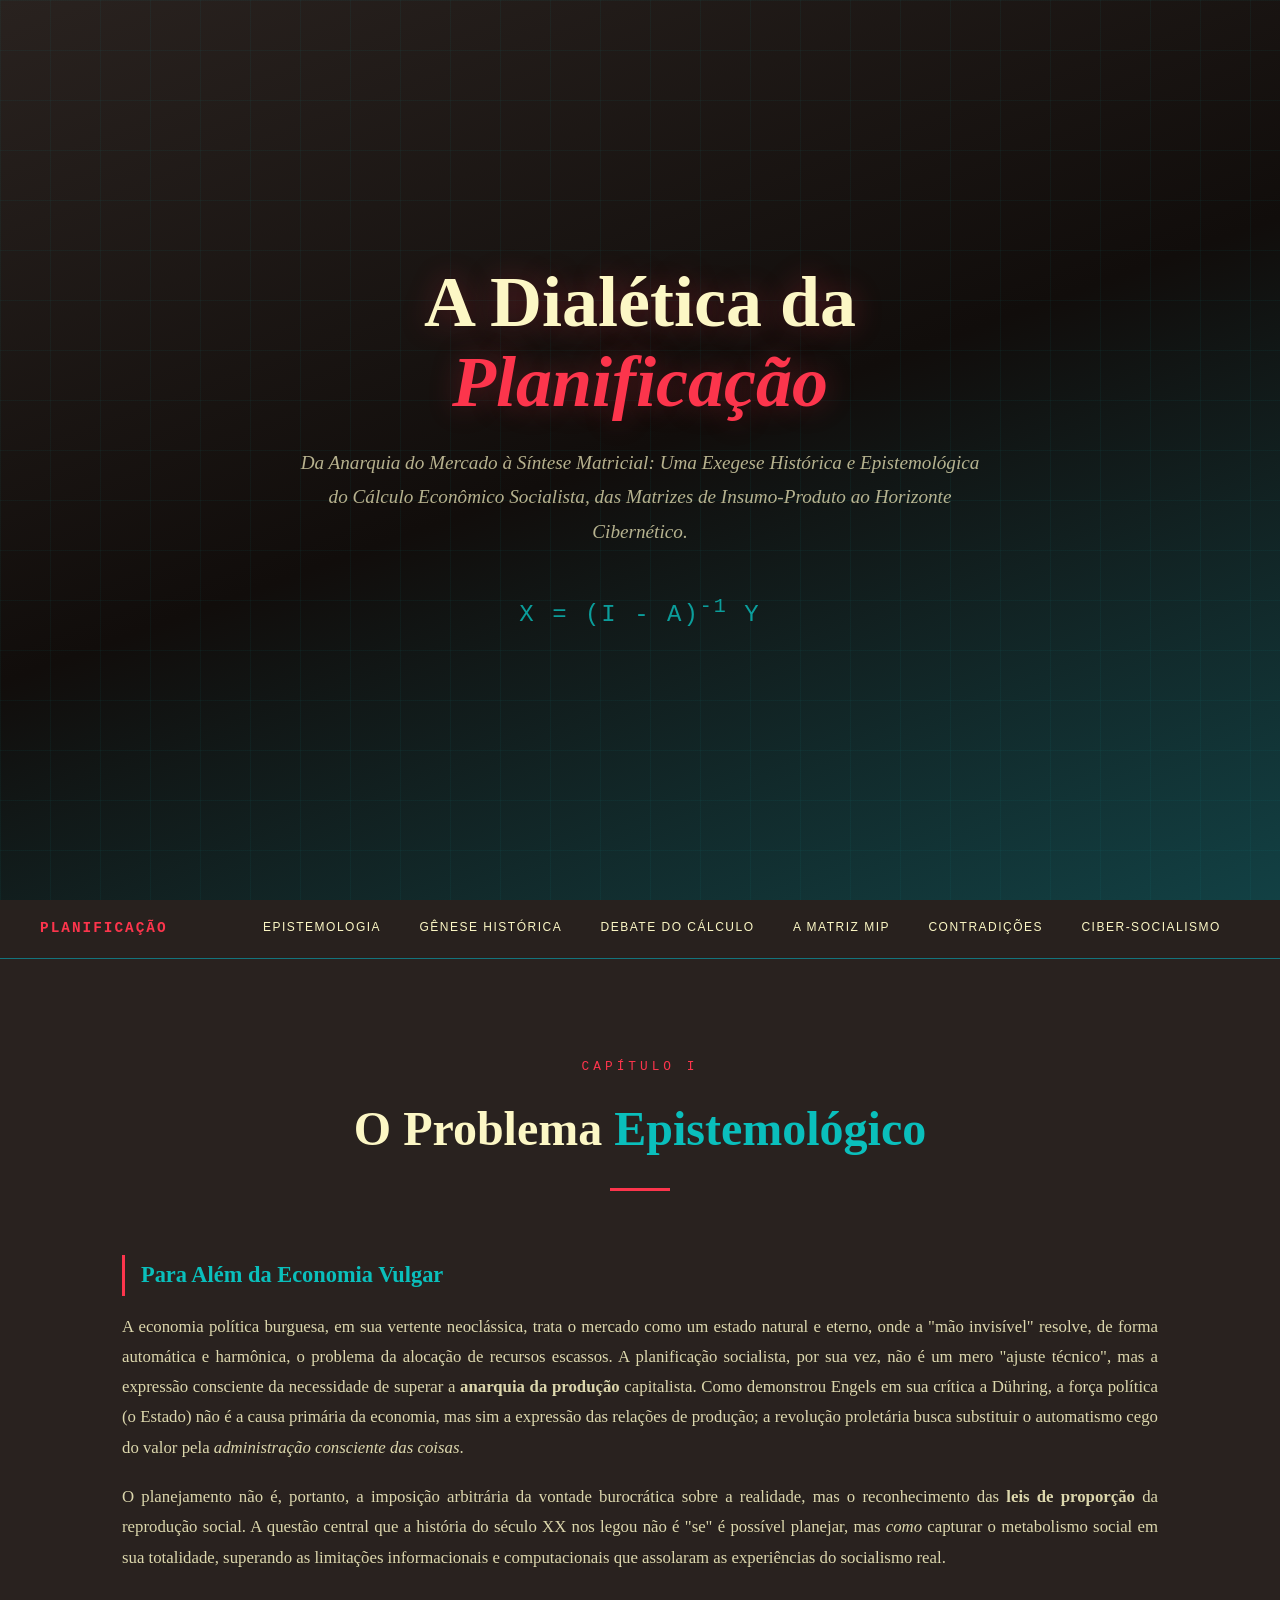
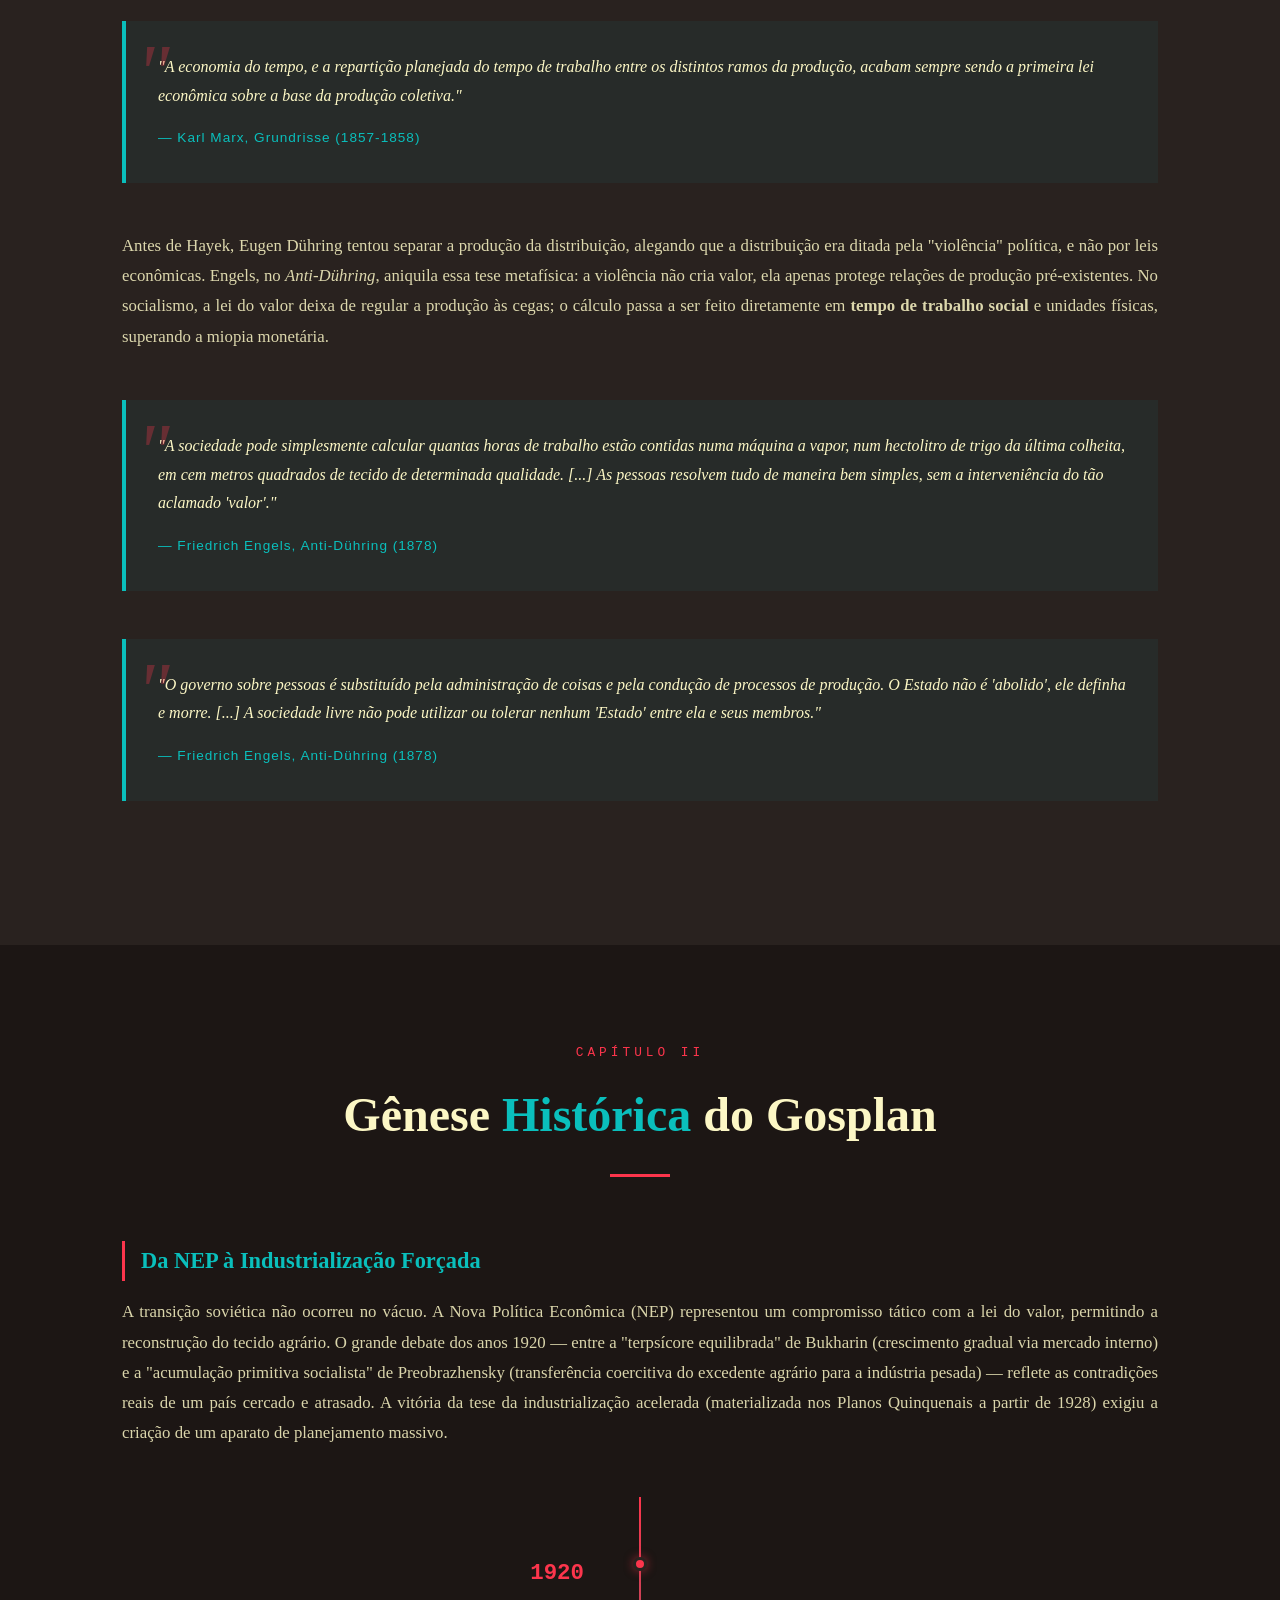
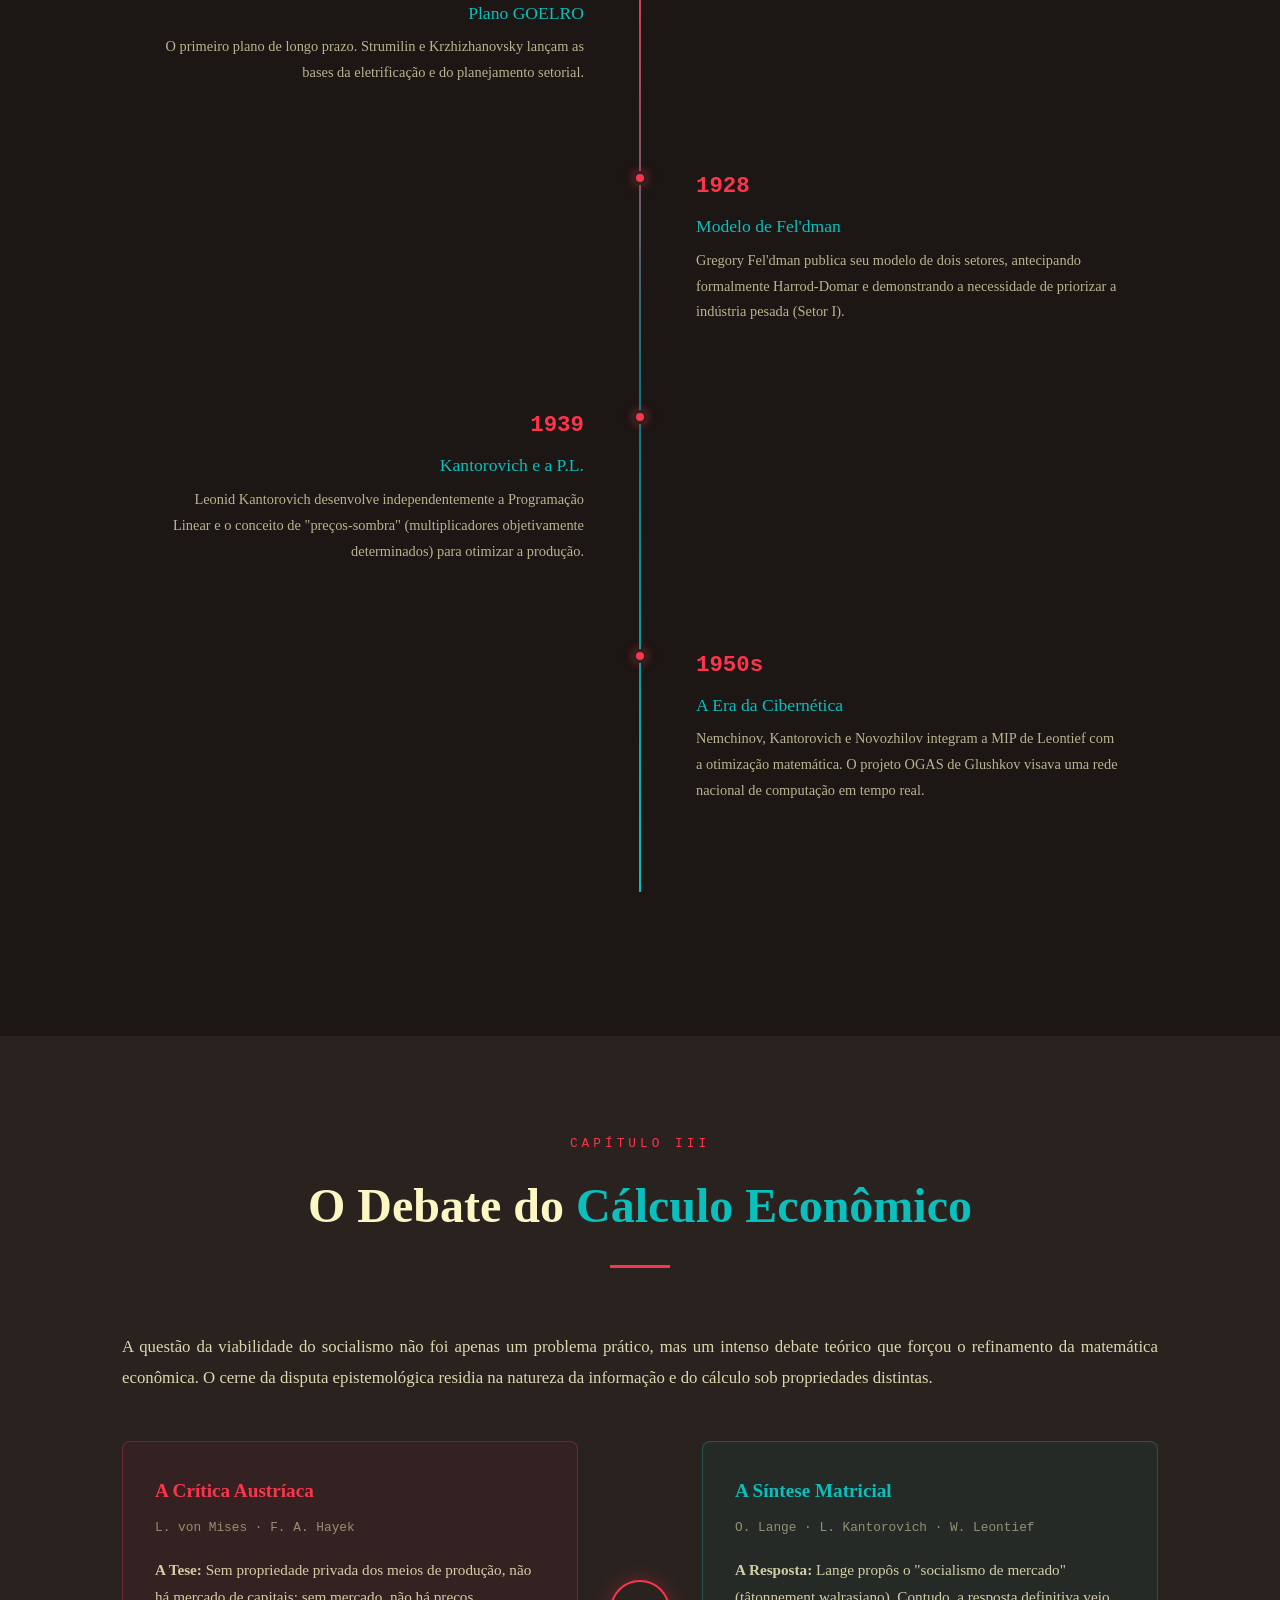
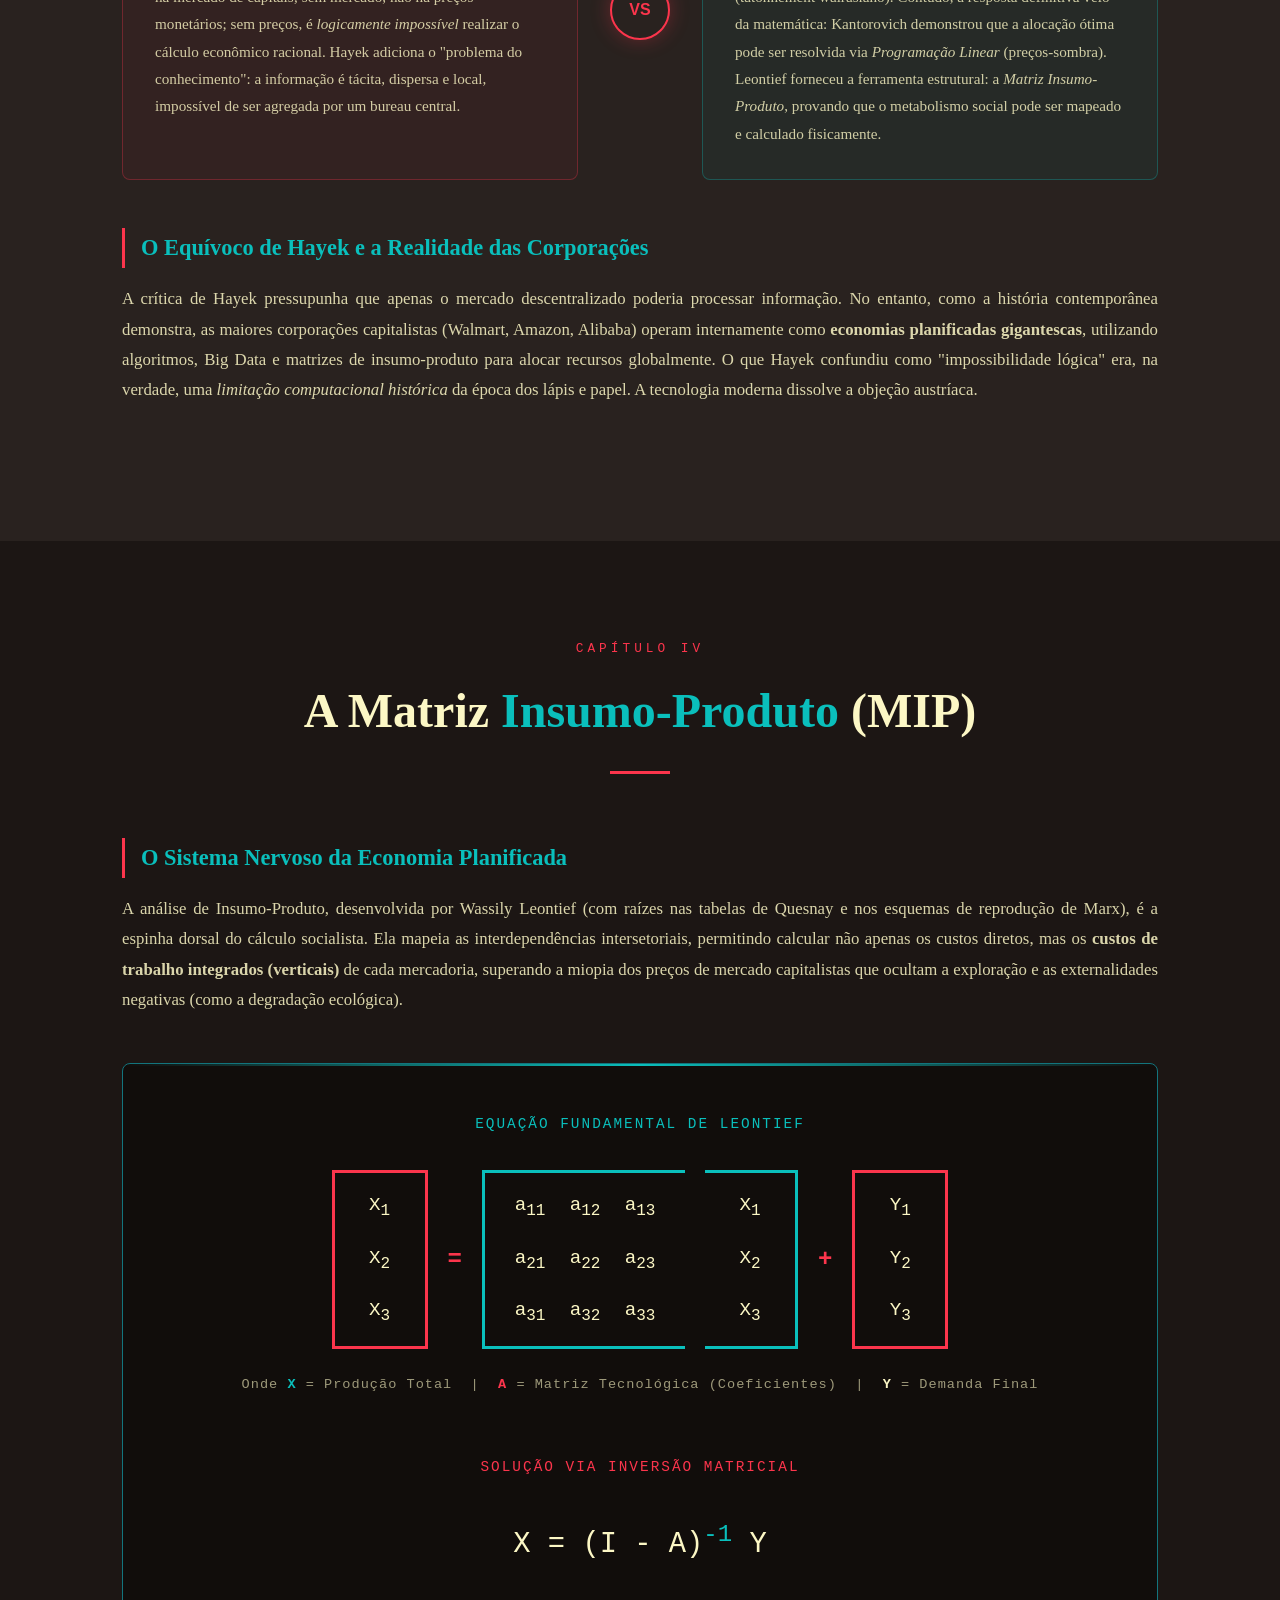
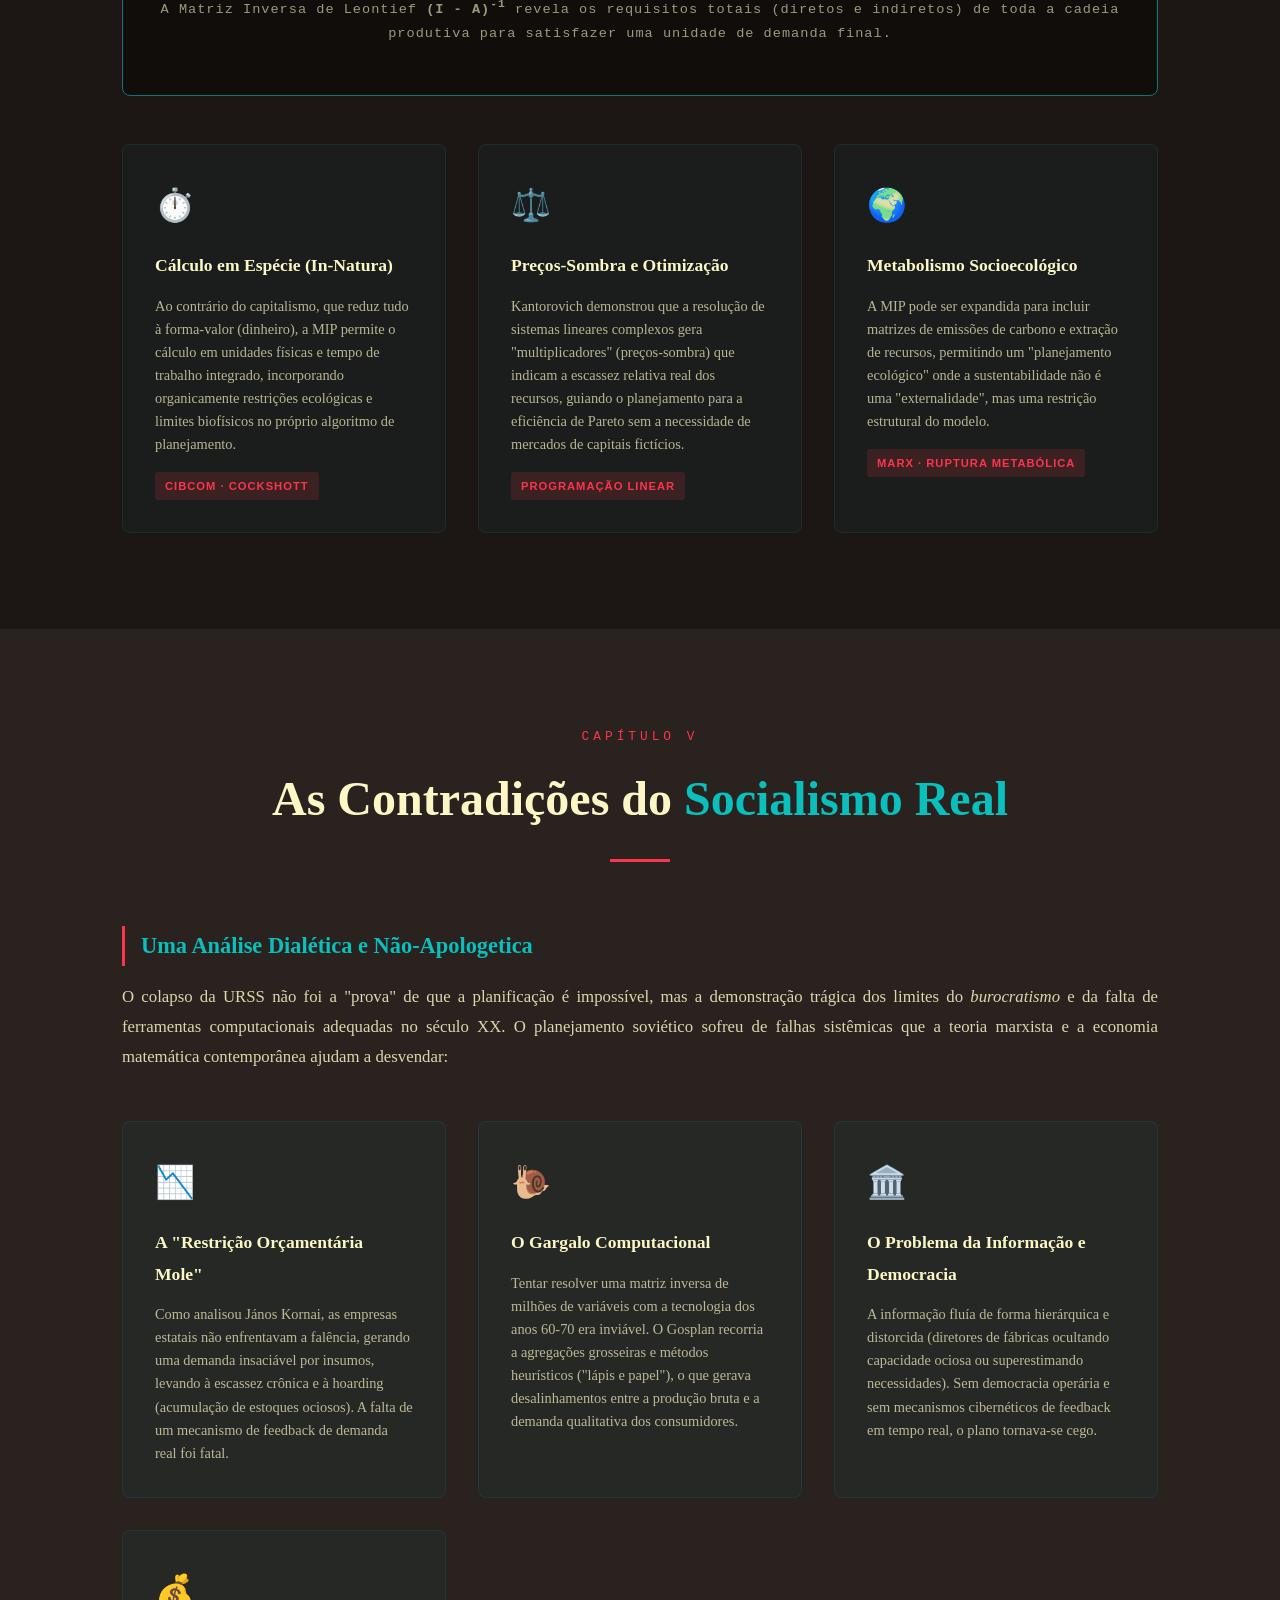
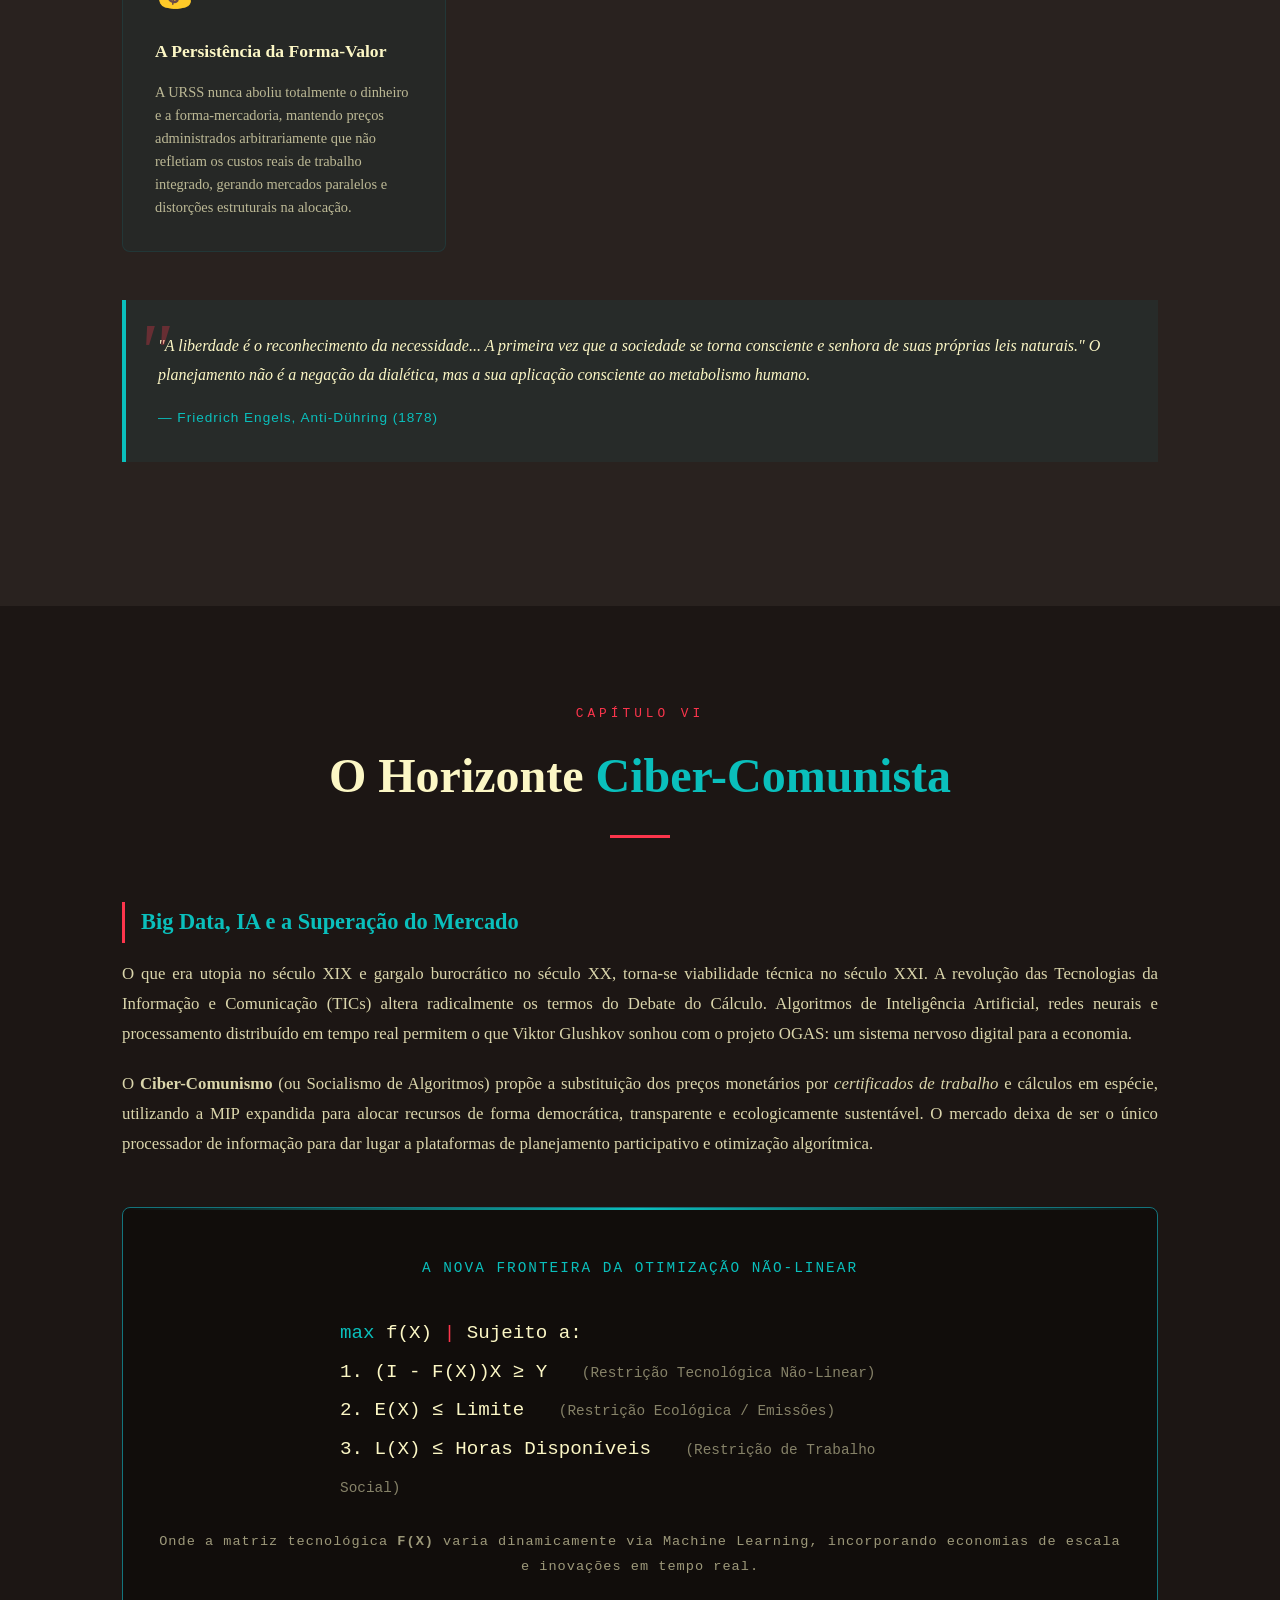
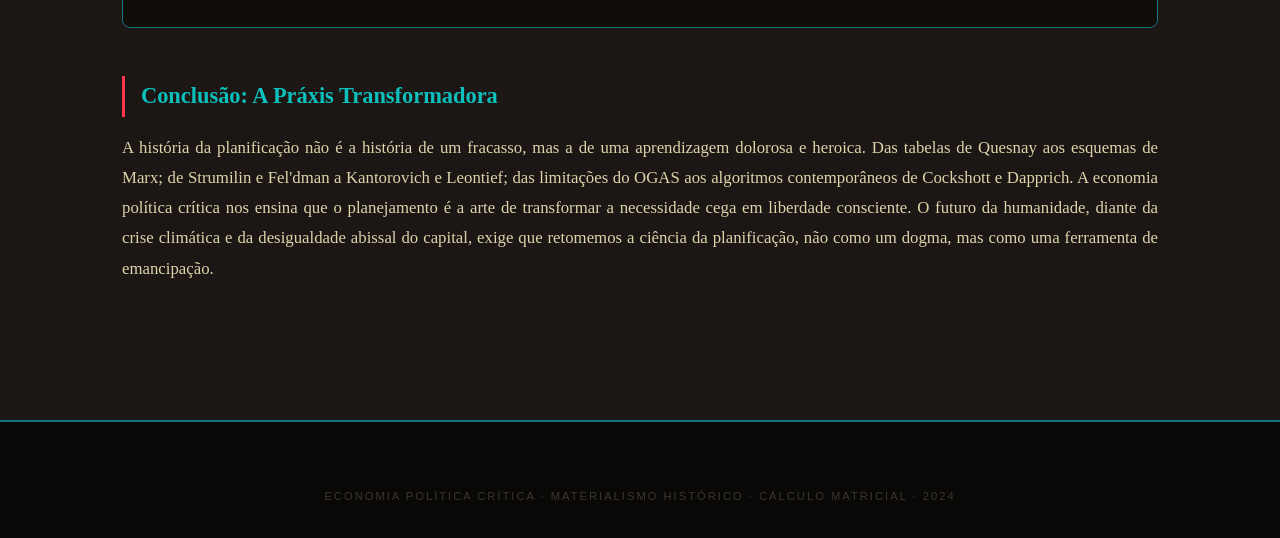
<file: index.html>
<!DOCTYPE html>
<html lang="pt-BR">
<head>
    <meta charset="UTF-8">
    <meta name="viewport" content="width=device-width, initial-scale=1.0">
    <title>A Dialética da Planificação: Do Cálculo Socialista à Cibernética</title>
    <style>
        :root {
            --red: #fc354c;
            --dark: #29221f;
            --teal: #13747d;
            --cyan: #0abfbc;
            --cream: #fcf7c5;
            --dark-rgb: 41, 34, 31;
            --teal-rgb: 19, 116, 125;
            --cyan-rgb: 10, 191, 188;
            --red-rgb: 252, 53, 76;
        }

        * { margin: 0; padding: 0; box-sizing: border-box; }

        body {
            font-family: 'Georgia', 'Times New Roman', serif;
            background-color: var(--dark);
            color: var(--cream);
            line-height: 1.8;
            overflow-x: hidden;
        }

        ::-webkit-scrollbar { width: 8px; }
        ::-webkit-scrollbar-track { background: var(--dark); }
        ::-webkit-scrollbar-thumb { background: var(--teal); border-radius: 4px; }
        ::-webkit-scrollbar-thumb:hover { background: var(--cyan); }

        /* ===== HERO ===== */
        .hero {
            position: relative;
            min-height: 100vh;
            display: flex;
            align-items: center;
            justify-content: center;
            text-align: center;
            background: linear-gradient(160deg, var(--dark) 0%, #110d0b 50%, var(--teal) 150%);
            overflow: hidden;
        }

        .hero-grid {
            position: absolute;
            top: 0; left: 0; width: 100%; height: 100%;
            background-image:
                linear-gradient(rgba(10, 191, 188, 0.05) 1px, transparent 1px),
                linear-gradient(90deg, rgba(10, 191, 188, 0.05) 1px, transparent 1px);
            background-size: 50px 50px;
            animation: gridMove 20s linear infinite;
            z-index: 1;
        }

        @keyframes gridMove {
            0% { transform: translate(0, 0); }
            100% { transform: translate(50px, 50px); }
        }

        .hero-content {
            position: relative;
            z-index: 2;
            max-width: 900px;
            padding: 2rem;
        }

        .hero-tag {
            display: inline-block;
            font-family: 'Courier New', monospace;
            font-size: 0.8rem;
            color: var(--cyan);
            border: 1px solid var(--cyan);
            padding: 4px 12px;
            letter-spacing: 3px;
            text-transform: uppercase;
            margin-bottom: 2rem;
            background: rgba(var(--cyan-rgb), 0.1);
        }

        .hero h1 {
            font-size: clamp(2.5rem, 6vw, 4.5rem);
            font-weight: 700;
            color: var(--cream);
            line-height: 1.1;
            margin-bottom: 1.5rem;
            text-shadow: 0 0 30px rgba(var(--red-rgb), 0.3);
        }

        .hero h1 span {
            color: var(--red);
            display: block;
            font-style: italic;
        }

        .hero-subtitle {
            font-size: 1.2rem;
            color: rgba(252, 247, 197, 0.7);
            max-width: 700px;
            margin: 0 auto 2.5rem;
            font-style: italic;
        }

        .hero-math {
            font-family: 'Courier New', monospace;
            font-size: 1.5rem;
            color: var(--cyan);
            letter-spacing: 2px;
            margin-top: 2rem;
            opacity: 0.8;
        }

        /* ===== NAVIGATION ===== */
        .nav-sticky {
            position: sticky;
            top: 0;
            z-index: 100;
            background: rgba(var(--dark-rgb), 0.95);
            backdrop-filter: blur(10px);
            border-bottom: 1px solid var(--teal);
            padding: 0 2rem;
        }
        .nav-inner {
            max-width: 1200px;
            margin: 0 auto;
            display: flex;
            align-items: center;
            justify-content: space-between;
            overflow-x: auto;
        }
        .nav-brand {
            font-family: 'Courier New', monospace;
            color: var(--red);
            font-weight: bold;
            font-size: 0.9rem;
            letter-spacing: 2px;
            white-space: nowrap;
            padding: 1rem 0;
        }
        .nav-links { display: flex; list-style: none; gap: 0; }
        .nav-links a {
            display: block;
            padding: 1rem 1.2rem;
            color: var(--cream);
            text-decoration: none;
            font-family: 'Arial', sans-serif;
            font-size: 0.75rem;
            text-transform: uppercase;
            letter-spacing: 1.5px;
            transition: all 0.3s;
            white-space: nowrap;
            border-bottom: 2px solid transparent;
        }
        .nav-links a:hover { color: var(--cyan); border-bottom-color: var(--cyan); }

        /* ===== SECTIONS ===== */
        .container { max-width: 1100px; margin: 0 auto; padding: 0 2rem; }
        .section { padding: 6rem 0; }
        .bg-alt { background: #1c1614; }

        .section-header { text-align: center; margin-bottom: 4rem; }
        .section-number {
            font-family: 'Courier New', monospace;
            font-size: 0.8rem;
            color: var(--red);
            letter-spacing: 4px;
            text-transform: uppercase;
        }
        .section-title {
            font-size: clamp(2rem, 4vw, 3rem);
            color: var(--cream);
            margin: 0.5rem 0 1rem;
        }
        .section-title em { color: var(--cyan); font-style: normal; }
        .section-line { width: 60px; height: 3px; background: var(--red); margin: 0 auto; }

        /* ===== TYPOGRAPHY & BLOCKS ===== */
        .content-block { margin-bottom: 2.5rem; }
        .content-block h3 {
            font-size: 1.4rem;
            color: var(--cyan);
            margin-bottom: 1rem;
            padding-left: 1rem;
            border-left: 3px solid var(--red);
        }
        .content-block p {
            color: rgba(252, 247, 197, 0.85);
            font-size: 1.05rem;
            margin-bottom: 1.2rem;
            text-align: justify;
        }

        .quote-block {
            position: relative;
            background: rgba(var(--teal-rgb), 0.1);
            border-left: 4px solid var(--cyan);
            padding: 2rem;
            margin: 3rem 0;
            font-style: italic;
        }
        .quote-block::before {
            content: '"';
            position: absolute;
            top: -20px; left: 10px;
            font-size: 5rem;
            color: var(--red);
            opacity: 0.3;
        }
        .quote-block cite {
            display: block;
            margin-top: 1rem;
            color: var(--cyan);
            font-style: normal;
            font-family: 'Arial', sans-serif;
            font-size: 0.85rem;
            letter-spacing: 1px;
        }

        /* ===== DEBATE PANELS ===== */
        .debate-grid {
            display: grid;
            grid-template-columns: 1fr auto 1fr;
            gap: 2rem;
            margin: 3rem 0;
            align-items: stretch;
        }
        .debate-card {
            padding: 2rem;
            border-radius: 8px;
            border: 1px solid rgba(var(--teal-rgb), 0.3);
        }
        .debate-card.left { background: rgba(var(--red-rgb), 0.05); border-color: rgba(var(--red-rgb), 0.3); }
        .debate-card.right { background: rgba(var(--cyan-rgb), 0.05); border-color: rgba(var(--cyan-rgb), 0.3); }
        .debate-card h4 { font-size: 1.2rem; margin-bottom: 0.5rem; }
        .debate-card.left h4 { color: var(--red); }
        .debate-card.right h4 { color: var(--cyan); }
        .debate-card .authors {
            font-family: 'Courier New', monospace;
            font-size: 0.8rem;
            color: rgba(252, 247, 197, 0.5);
            margin-bottom: 1rem;
        }
        .debate-card p { font-size: 0.95rem; color: rgba(252, 247, 197, 0.8); }
        .debate-vs {
            display: flex;
            align-items: center;
            justify-content: center;
        }
        .vs-badge {
            width: 60px; height: 60px;
            border-radius: 50%;
            background: var(--dark);
            border: 2px solid var(--red);
            display: flex;
            align-items: center;
            justify-content: center;
            font-family: 'Arial', sans-serif;
            font-weight: 900;
            color: var(--red);
            box-shadow: 0 0 20px rgba(var(--red-rgb), 0.3);
        }

        /* ===== MATRIX / MATH DISPLAY ===== */
        .math-block {
            background: #110d0b;
            border: 1px solid var(--teal);
            border-radius: 8px;
            padding: 3rem 2rem;
            margin: 3rem 0;
            text-align: center;
            font-family: 'Courier New', monospace;
            position: relative;
            overflow: hidden;
        }
        .math-block::before {
            content: '';
            position: absolute;
            top: 0; left: 0; width: 100%; height: 2px;
            background: linear-gradient(90deg, transparent, var(--cyan), transparent);
        }
        .math-title {
            color: var(--cyan);
            font-size: 0.9rem;
            letter-spacing: 2px;
            text-transform: uppercase;
            margin-bottom: 2rem;
        }

        .matrix-container {
            display: flex;
            align-items: center;
            justify-content: center;
            gap: 20px;
            flex-wrap: wrap;
            font-size: 1.2rem;
            color: var(--cream);
        }
        .matrix {
            display: inline-grid;
            gap: 15px;
            padding: 15px 25px;
            position: relative;
        }
        .matrix.bracket-left { border-left: 3px solid var(--cyan); border-top: 3px solid var(--cyan); border-bottom: 3px solid var(--cyan); }
        .matrix.bracket-right { border-right: 3px solid var(--cyan); border-top: 3px solid var(--cyan); border-bottom: 3px solid var(--cyan); }
        .matrix.bracket-full { border: 3px solid var(--red); }

        .m-2x2 { grid-template-columns: repeat(2, 1fr); }
        .m-3x3 { grid-template-columns: repeat(3, 1fr); }
        .m-1x3 { grid-template-columns: repeat(3, 1fr); }

        .matrix span {
            text-align: center;
            min-width: 40px;
        }
        .math-op {
            font-size: 1.5rem;
            color: var(--red);
            font-weight: bold;
        }
        .math-label {
            display: block;
            margin-top: 1.5rem;
            color: rgba(252, 247, 197, 0.6);
            font-size: 0.85rem;
            letter-spacing: 1px;
        }

        /* ===== CARDS GRID ===== */
        .cards-grid {
            display: grid;
            grid-template-columns: repeat(auto-fit, minmax(300px, 1fr));
            gap: 2rem;
            margin-top: 3rem;
        }
        .card {
            background: rgba(var(--teal-rgb), 0.08);
            border: 1px solid rgba(var(--teal-rgb), 0.2);
            border-radius: 8px;
            padding: 2rem;
            transition: all 0.4s;
            position: relative;
            overflow: hidden;
        }
        .card::before {
            content: '';
            position: absolute;
            top: 0; left: 0; width: 100%; height: 3px;
            background: linear-gradient(90deg, var(--red), var(--cyan));
            transform: scaleX(0);
            transform-origin: left;
            transition: transform 0.4s;
        }
        .card:hover::before { transform: scaleX(1); }
        .card:hover { transform: translateY(-5px); border-color: var(--cyan); }
        .card-icon { font-size: 2rem; margin-bottom: 1rem; }
        .card h4 { color: var(--cream); font-size: 1.1rem; margin-bottom: 0.8rem; }
        .card p { font-size: 0.9rem; color: rgba(252, 247, 197, 0.7); line-height: 1.6; }
        .card .tag {
            display: inline-block;
            margin-top: 1rem;
            padding: 4px 10px;
            background: rgba(var(--red-rgb), 0.15);
            color: var(--red);
            font-family: 'Arial', sans-serif;
            font-size: 0.7rem;
            font-weight: bold;
            text-transform: uppercase;
            letter-spacing: 1px;
            border-radius: 3px;
        }

        /* ===== TIMELINE ===== */
        .timeline {
            position: relative;
            padding: 2rem 0;
            margin: 3rem 0;
        }
        .timeline::before {
            content: '';
            position: absolute;
            left: 50%;
            top: 0; bottom: 0;
            width: 2px;
            background: linear-gradient(to bottom, var(--red), var(--teal), var(--cyan));
            transform: translateX(-50%);
        }
        .tl-item {
            position: relative;
            width: 50%;
            padding: 1.5rem 2.5rem;
            margin-bottom: 2rem;
        }
        .tl-item:nth-child(odd) { left: 0; text-align: right; padding-right: 3.5rem; }
        .tl-item:nth-child(even) { left: 50%; text-align: left; padding-left: 3.5rem; }
        .tl-dot {
            position: absolute;
            top: 1.8rem;
            width: 14px; height: 14px;
            background: var(--red);
            border: 3px solid var(--dark);
            border-radius: 50%;
            z-index: 2;
            box-shadow: 0 0 10px rgba(var(--red-rgb), 0.5);
        }
        .tl-item:nth-child(odd) .tl-dot { right: -7px; }
        .tl-item:nth-child(even) .tl-dot { left: -7px; }
        .tl-year { font-family: 'Courier New', monospace; font-size: 1.4rem; color: var(--red); font-weight: bold; }
        .tl-title { font-size: 1.1rem; color: var(--cyan); margin: 0.3rem 0; }
        .tl-desc { font-size: 0.9rem; color: rgba(252, 247, 197, 0.7); }

        /* ===== FOOTER ===== */
        .footer {
            background: #0a0807;
            padding: 4rem 0 2rem;
            text-align: center;
            border-top: 2px solid var(--teal);
        }
        .footer-brand {
            font-family: 'Courier New', monospace;
            font-size: 1.2rem;
            color: var(--red);
            letter-spacing: 3px;
            margin-bottom: 1rem;
        }
        .footer p { color: rgba(252, 247, 197, 0.4); font-size: 0.85rem; max-width: 600px; margin: 0 auto 1.5rem; }
        .footer-line { width: 40px; height: 2px; background: var(--teal); margin: 1.5rem auto; }
        .footer-copy { font-family: 'Arial', sans-serif; font-size: 0.7rem; color: rgba(252, 247, 197, 0.2); text-transform: uppercase; letter-spacing: 2px; }

        /* ===== ANIMATIONS ===== */
        .fade-in { opacity: 0; transform: translateY(30px); transition: all 0.8s ease; }
        .fade-in.visible { opacity: 1; transform: translateY(0); }

        /* ===== RESPONSIVE ===== */
        @media (max-width: 900px) {
            .debate-grid { grid-template-columns: 1fr; }
            .debate-vs { margin: 1rem 0; }
            .timeline::before { left: 20px; }
            .tl-item { width: 100%; left: 0 !important; text-align: left !important; padding-left: 3.5rem !important; padding-right: 1rem !important; }
            .tl-dot { left: 13px !important; right: auto !important; }
            .matrix-container { flex-direction: column; }
        }
    </style>
</head>
<body>

    <!-- ===== HERO ===== -->
    <section class="hero">
        <div class="hero-grid"></div>
        <div class="hero-content">

            <h1>A Dialética da <span>Planificação</span></h1>
            <p class="hero-subtitle">
                Da Anarquia do Mercado à Síntese Matricial: Uma Exegese Histórica e Epistemológica
                do Cálculo Econômico Socialista, das Matrizes de Insumo-Produto ao Horizonte Cibernético.
            </p>
            <div class="hero-math">X = (I - A)<sup>-1</sup> Y</div>
        </div>
    </section>

    <!-- ===== NAV ===== -->
    <nav class="nav-sticky">
        <div class="nav-inner">
            <div class="nav-brand">PLANIFICAÇÃO</div>
            <ul class="nav-links">
                <li><a href="#epistemologia">Epistemologia</a></li>
                <li><a href="#historia">Gênese Histórica</a></li>
                <li><a href="#debate">Debate do Cálculo</a></li>
                <li><a href="#matriz">A Matriz MIP</a></li>
                <li><a href="#contradicoes">Contradições</a></li>
                <li><a href="#ciber">Ciber-Socialismo</a></li>
            </ul>
        </div>
    </nav>

    <!-- ===== SECTION 1: EPISTEMOLOGIA ===== -->
    <section class="section" id="epistemologia">
        <div class="container">
            <div class="section-header fade-in">
                <div class="section-number">Capítulo I</div>
                <h2 class="section-title">O Problema <em>Epistemológico</em></h2>
                <div class="section-line"></div>
            </div>

            <div class="content-block fade-in">
                <h3>Para Além da Economia Vulgar</h3>
                <p>
                    A economia política burguesa, em sua vertente neoclássica, trata o mercado como um estado natural
                    e eterno, onde a "mão invisível" resolve, de forma automática e harmônica, o problema da alocação
                    de recursos escassos. A planificação socialista, por sua vez, não é um mero "ajuste técnico",
                    mas a expressão consciente da necessidade de superar a <strong>anarquia da produção</strong>
                    capitalista. Como demonstrou Engels em sua crítica a Dühring, a força política (o Estado) não
                    é a causa primária da economia, mas sim a expressão das relações de produção; a revolução
                    proletária busca substituir o automatismo cego do valor pela <em>administração consciente das coisas</em>.
                </p>
                <p>
                    O planejamento não é, portanto, a imposição arbitrária da vontade burocrática sobre a realidade,
                    mas o reconhecimento das <strong>leis de proporção</strong> da reprodução social. A questão central
                    que a história do século XX nos legou não é "se" é possível planejar, mas <em>como</em> capturar
                    o metabolismo social em sua totalidade, superando as limitações informacionais e computacionais
                    que assolaram as experiências do socialismo real.
                </p>
            </div>

            <div class="quote-block fade-in">
                <p>
                    "A economia do tempo, e a repartição planejada do tempo de trabalho entre os distintos ramos
                    da produção, acabam sempre sendo a primeira lei econômica sobre a base da produção coletiva."
                </p>
                <cite>— Karl Marx, Grundrisse (1857-1858)</cite>
            </div>

            <div class="content-block fade-in">
              
                <p>
                    Antes de Hayek, Eugen Dühring tentou separar a produção da distribuição, alegando que a distribuição
                    era ditada pela "violência" política, e não por leis econômicas. Engels, no <em>Anti-Dühring</em>,
                    aniquila essa tese metafísica: a violência não cria valor, ela apenas protege relações de produção
                    pré-existentes. No socialismo, a lei do valor deixa de regular a produção às cegas; o cálculo passa a ser feito
                    diretamente em <strong>tempo de trabalho social</strong> e unidades físicas, superando a miopia monetária.
                </p>
            </div>

            <div class="quote-block fade-in">
                <p>
                    "A sociedade pode simplesmente calcular quantas horas de trabalho estão contidas numa máquina a vapor,
                    num hectolitro de trigo da última colheita, em cem metros quadrados de tecido de determinada qualidade.
                    [...] As pessoas resolvem tudo de maneira bem simples, sem a interveniência do tão aclamado 'valor'."
                </p>
                <cite>— Friedrich Engels, Anti-Dühring (1878)</cite>
            </div>

            <div class="quote-block fade-in">
                <p>
                    "O governo sobre pessoas é substituído pela administração de coisas e pela condução de processos
                    de produção. O Estado não é 'abolido', ele definha e morre. [...] A sociedade livre não pode
                    utilizar ou tolerar nenhum 'Estado' entre ela e seus membros."
                </p>
                <cite>— Friedrich Engels, Anti-Dühring (1878)</cite>
            </div>
        </div>
    </section>
    <!-- ===== SECTION 2: HISTÓRIA ===== -->
    <section class="section bg-alt" id="historia">
        <div class="container">
            <div class="section-header fade-in">
                <div class="section-number">Capítulo II</div>
                <h2 class="section-title">Gênese <em>Histórica</em> do Gosplan</h2>
                <div class="section-line"></div>
            </div>

            <div class="content-block fade-in">
                <h3>Da NEP à Industrialização Forçada</h3>
                <p>
                    A transição soviética não ocorreu no vácuo. A Nova Política Econômica (NEP) representou um
                    compromisso tático com a lei do valor, permitindo a reconstrução do tecido agrário. O grande
                    debate dos anos 1920 — entre a "terpsícore equilibrada" de Bukharin (crescimento gradual via
                    mercado interno) e a "acumulação primitiva socialista" de Preobrazhensky (transferência coercitiva
                    do excedente agrário para a indústria pesada) — reflete as contradições reais de um país
                    cercado e atrasado. A vitória da tese da industrialização acelerada (materializada nos Planos
                    Quinquenais a partir de 1928) exigiu a criação de um aparato de planejamento massivo.
                </p>
            </div>

            <div class="timeline fade-in">
                <div class="tl-item">
                    <div class="tl-dot"></div>
                    <div class="tl-year">1920</div>
                    <div class="tl-title">Plano GOELRO</div>
                    <div class="tl-desc">O primeiro plano de longo prazo. Strumilin e Krzhizhanovsky lançam as bases da eletrificação e do planejamento setorial.</div>
                </div>
                <div class="tl-item">
                    <div class="tl-dot"></div>
                    <div class="tl-year">1928</div>
                    <div class="tl-title">Modelo de Fel'dman</div>
                    <div class="tl-desc">Gregory Fel'dman publica seu modelo de dois setores, antecipando formalmente Harrod-Domar e demonstrando a necessidade de priorizar a indústria pesada (Setor I).</div>
                </div>
                <div class="tl-item">
                    <div class="tl-dot"></div>
                    <div class="tl-year">1939</div>
                    <div class="tl-title">Kantorovich e a P.L.</div>
                    <div class="tl-desc">Leonid Kantorovich desenvolve independentemente a Programação Linear e o conceito de "preços-sombra" (multiplicadores objetivamente determinados) para otimizar a produção.</div>
                </div>
                <div class="tl-item">
                    <div class="tl-dot"></div>
                    <div class="tl-year">1950s</div>
                    <div class="tl-title">A Era da Cibernética</div>
                    <div class="tl-desc">Nemchinov, Kantorovich e Novozhilov integram a MIP de Leontief com a otimização matemática. O projeto OGAS de Glushkov visava uma rede nacional de computação em tempo real.</div>
                </div>
            </div>
        </div>
    </section>

    <!-- ===== SECTION 3: DEBATE DO CÁLCULO ===== -->
    <section class="section" id="debate">
        <div class="container">
            <div class="section-header fade-in">
                <div class="section-number">Capítulo III</div>
                <h2 class="section-title">O Debate do <em>Cálculo Econômico</em></h2>
                <div class="section-line"></div>
            </div>

            <div class="content-block fade-in">
                <p>
                    A questão da viabilidade do socialismo não foi apenas um problema prático, mas um intenso
                    debate teórico que forçou o refinamento da matemática econômica. O cerne da disputa
                    epistemológica residia na natureza da informação e do cálculo sob propriedades distintas.
                </p>
            </div>

            <div class="debate-grid fade-in">
                <div class="debate-card left">
                    <h4>A Crítica Austríaca</h4>
                    <div class="authors">L. von Mises · F. A. Hayek</div>
                    <p>
                        <strong>A Tese:</strong> Sem propriedade privada dos meios de produção, não há mercado de capitais;
                        sem mercado, não há preços monetários; sem preços, é <em>logicamente impossível</em> realizar
                        o cálculo econômico racional. Hayek adiciona o "problema do conhecimento": a informação
                        é tácita, dispersa e local, impossível de ser agregada por um bureau central.
                    </p>
                </div>
                <div class="debate-vs">
                    <div class="vs-badge">VS</div>
                </div>
                <div class="debate-card right">
                    <h4>A Síntese Matricial</h4>
                    <div class="authors">O. Lange · L. Kantorovich · W. Leontief</div>
                    <p>
                        <strong>A Resposta:</strong> Lange propôs o "socialismo de mercado" (tâtonnement walrasiano).
                        Contudo, a resposta definitiva veio da matemática: Kantorovich demonstrou que a alocação
                        ótima pode ser resolvida via <em>Programação Linear</em> (preços-sombra). Leontief forneceu
                        a ferramenta estrutural: a <em>Matriz Insumo-Produto</em>, provando que o metabolismo
                        social pode ser mapeado e calculado fisicamente.
                    </p>
                </div>
            </div>

            <div class="content-block fade-in">
                <h3>O Equívoco de Hayek e a Realidade das Corporações</h3>
                <p>
                    A crítica de Hayek pressupunha que apenas o mercado descentralizado poderia processar informação.
                    No entanto, como a história contemporânea demonstra, as maiores corporações capitalistas
                    (Walmart, Amazon, Alibaba) operam internamente como <strong>economias planificadas gigantescas</strong>,
                    utilizando algoritmos, Big Data e matrizes de insumo-produto para alocar recursos globalmente.
                    O que Hayek confundiu como "impossibilidade lógica" era, na verdade, uma <em>limitação computacional
                    histórica</em> da época dos lápis e papel. A tecnologia moderna dissolve a objeção austríaca.
                </p>
            </div>
        </div>
    </section>

    <!-- ===== SECTION 4: A MATRIZ ===== -->
    <section class="section bg-alt" id="matriz">
        <div class="container">
            <div class="section-header fade-in">
                <div class="section-number">Capítulo IV</div>
                <h2 class="section-title">A Matriz <em>Insumo-Produto</em> (MIP)</h2>
                <div class="section-line"></div>
            </div>

            <div class="content-block fade-in">
                <h3>O Sistema Nervoso da Economia Planificada</h3>
                <p>
                    A análise de Insumo-Produto, desenvolvida por Wassily Leontief (com raízes nas tabelas de
                    Quesnay e nos esquemas de reprodução de Marx), é a espinha dorsal do cálculo socialista.
                    Ela mapeia as interdependências intersetoriais, permitindo calcular não apenas os custos
                    diretos, mas os <strong>custos de trabalho integrados (verticais)</strong> de cada mercadoria,
                    superando a miopia dos preços de mercado capitalistas que ocultam a exploração e as
                    externalidades negativas (como a degradação ecológica).
                </p>
            </div>

            <div class="math-block fade-in">
                <div class="math-title">Equação Fundamental de Leontief</div>
                <div class="matrix-container">
                    <!-- X -->
                    <div class="matrix bracket-full m-3x1" style="grid-template-columns: 1fr;">
                        <span>X<sub>1</sub></span>
                        <span>X<sub>2</sub></span>
                        <span>X<sub>3</sub></span>
                    </div>
                    <div class="math-op">=</div>
                    <!-- A -->
                    <div class="matrix bracket-left m-3x3">
                        <span>a<sub>11</sub></span><span>a<sub>12</sub></span><span>a<sub>13</sub></span>
                        <span>a<sub>21</sub></span><span>a<sub>22</sub></span><span>a<sub>23</sub></span>
                        <span>a<sub>31</sub></span><span>a<sub>32</sub></span><span>a<sub>33</sub></span>
                    </div>
                    <div class="matrix bracket-right m-3x1" style="grid-template-columns: 1fr;">
                        <span>X<sub>1</sub></span>
                        <span>X<sub>2</sub></span>
                        <span>X<sub>3</sub></span>
                    </div>
                    <div class="math-op">+</div>
                    <!-- Y -->
                    <div class="matrix bracket-full m-3x1" style="grid-template-columns: 1fr;">
                        <span>Y<sub>1</sub></span>
                        <span>Y<sub>2</sub></span>
                        <span>Y<sub>3</sub></span>
                    </div>
                </div>
                <div class="math-label">
                    Onde <strong style="color:var(--cyan)">X</strong> = Produção Total &nbsp;|&nbsp;
                    <strong style="color:var(--red)">A</strong> = Matriz Tecnológica (Coeficientes) &nbsp;|&nbsp;
                    <strong style="color:var(--cream)">Y</strong> = Demanda Final
                </div>
                <br><br>
                <div class="math-title" style="color: var(--red);">Solução via Inversão Matricial</div>
                <div style="font-size: 1.8rem; color: var(--cream); margin-top: 1rem;">
                    X = (I - A)<sup style="color:var(--cyan)">-1</sup> Y
                </div>
                <div class="math-label">
                    A Matriz Inversa de Leontief <strong>(I - A)<sup>-1</sup></strong> revela os requisitos totais
                    (diretos e indiretos) de toda a cadeia produtiva para satisfazer uma unidade de demanda final.
                </div>
            </div>

            <div class="cards-grid fade-in">
                <div class="card">
                    <div class="card-icon">⏱️</div>
                    <h4>Cálculo em Espécie (In-Natura)</h4>
                    <p>
                        Ao contrário do capitalismo, que reduz tudo à forma-valor (dinheiro), a MIP permite
                        o cálculo em unidades físicas e tempo de trabalho integrado, incorporando organicamente
                        restrições ecológicas e limites biofísicos no próprio algoritmo de planejamento.
                    </p>
                    <span class="tag">CibCom · Cockshott</span>
                </div>
                <div class="card">
                    <div class="card-icon">⚖️</div>
                    <h4>Preços-Sombra e Otimização</h4>
                    <p>
                        Kantorovich demonstrou que a resolução de sistemas lineares complexos gera "multiplicadores"
                        (preços-sombra) que indicam a escassez relativa real dos recursos, guiando o planejamento
                        para a eficiência de Pareto sem a necessidade de mercados de capitais fictícios.
                    </p>
                    <span class="tag">Programação Linear</span>
                </div>
                <div class="card">
                    <div class="card-icon">🌍</div>
                    <h4>Metabolismo Socioecológico</h4>
                    <p>
                        A MIP pode ser expandida para incluir matrizes de emissões de carbono e extração de
                        recursos, permitindo um "planejamento ecológico" onde a sustentabilidade não é uma
                        "externalidade", mas uma restrição estrutural do modelo.
                    </p>
                    <span class="tag">Marx · Ruptura Metabólica</span>
                </div>
            </div>
        </div>
    </section>

    <!-- ===== SECTION 5: CONTRADIÇÕES ===== -->
    <section class="section" id="contradicoes">
        <div class="container">
            <div class="section-header fade-in">
                <div class="section-number">Capítulo V</div>
                <h2 class="section-title">As Contradições do <em>Socialismo Real</em></h2>
                <div class="section-line"></div>
            </div>

            <div class="content-block fade-in">
                <h3>Uma Análise Dialética e Não-Apologetica</h3>
                <p>
                    O colapso da URSS não foi a "prova" de que a planificação é impossível, mas a demonstração
                    trágica dos limites do <em>burocratismo</em> e da falta de ferramentas computacionais adequadas
                    no século XX. O planejamento soviético sofreu de falhas sistêmicas que a teoria marxista e
                    a economia matemática contemporânea ajudam a desvendar:
                </p>
            </div>

            <div class="cards-grid fade-in">
                <div class="card">
                    <div class="card-icon">📉</div>
                    <h4>A "Restrição Orçamentária Mole"</h4>
                    <p>
                        Como analisou János Kornai, as empresas estatais não enfrentavam a falência, gerando
                        uma demanda insaciável por insumos, levando à escassez crônica e à hoarding (acumulação
                        de estoques ociosos). A falta de um mecanismo de feedback de demanda real foi fatal.
                    </p>
                </div>
                <div class="card">
                    <div class="card-icon">🐌</div>
                    <h4>O Gargalo Computacional</h4>
                    <p>
                        Tentar resolver uma matriz inversa de milhões de variáveis com a tecnologia dos anos 60-70
                        era inviável. O Gosplan recorria a agregações grosseiras e métodos heurísticos ("lápis e papel"),
                        o que gerava desalinhamentos entre a produção bruta e a demanda qualitativa dos consumidores.
                    </p>
                </div>
                <div class="card">
                    <div class="card-icon">🏛️</div>
                    <h4>O Problema da Informação e Democracia</h4>
                    <p>
                        A informação fluía de forma hierárquica e distorcida (diretores de fábricas ocultando
                        capacidade ociosa ou superestimando necessidades). Sem democracia operária e sem
                        mecanismos cibernéticos de feedback em tempo real, o plano tornava-se cego.
                    </p>
                </div>
                <div class="card">
                    <div class="card-icon">💰</div>
                    <h4>A Persistência da Forma-Valor</h4>
                    <p>
                        A URSS nunca aboliu totalmente o dinheiro e a forma-mercadoria, mantendo preços
                        administrados arbitrariamente que não refletiam os custos reais de trabalho integrado,
                        gerando mercados paralelos e distorções estruturais na alocação.
                    </p>
                </div>
            </div>

            <div class="quote-block fade-in">
                <p>
                    "A liberdade é o reconhecimento da necessidade... A primeira vez que a sociedade se torna
                    consciente e senhora de suas próprias leis naturais." O planejamento não é a negação da
                    dialética, mas a sua aplicação consciente ao metabolismo humano.
                </p>
                <cite>— Friedrich Engels, Anti-Dühring (1878)</cite>
            </div>
        </div>
    </section>

    <!-- ===== SECTION 6: CIBER-SOCIALISMO ===== -->
    <section class="section bg-alt" id="ciber">
        <div class="container">
            <div class="section-header fade-in">
                <div class="section-number">Capítulo VI</div>
                <h2 class="section-title">O Horizonte <em>Ciber-Comunista</em></h2>
                <div class="section-line"></div>
            </div>

            <div class="content-block fade-in">
                <h3>Big Data, IA e a Superação do Mercado</h3>
                <p>
                    O que era utopia no século XIX e gargalo burocrático no século XX, torna-se viabilidade
                    técnica no século XXI. A revolução das Tecnologias da Informação e Comunicação (TICs)
                    altera radicalmente os termos do Debate do Cálculo. Algoritmos de Inteligência Artificial,
                    redes neurais e processamento distribuído em tempo real permitem o que Viktor Glushkov
                    sonhou com o projeto OGAS: um sistema nervoso digital para a economia.
                </p>
                <p>
                    O <strong>Ciber-Comunismo</strong> (ou Socialismo de Algoritmos) propõe a substituição
                    dos preços monetários por <em>certificados de trabalho</em> e cálculos em espécie,
                    utilizando a MIP expandida para alocar recursos de forma democrática, transparente e
                    ecologicamente sustentável. O mercado deixa de ser o único processador de informação
                    para dar lugar a plataformas de planejamento participativo e otimização algorítmica.
                </p>
            </div>

            <div class="math-block fade-in">
                <div class="math-title">A Nova Fronteira da Otimização Não-Linear</div>
                <div style="font-size: 1.2rem; color: var(--cream); margin-top: 1rem; text-align: left; max-width: 600px; margin-left: auto; margin-right: auto; line-height: 2;">
                    <span style="color: var(--cyan);">max</span> f(X) <span style="color: var(--red);">|</span> Sujeito a:<br>
                    <span style="color: var(--cream);">1.</span> (I - F(X))X ≥ Y &nbsp;&nbsp;<span style="color: rgba(252,247,197,0.5); font-size:0.9rem;">(Restrição Tecnológica Não-Linear)</span><br>
                    <span style="color: var(--cream);">2.</span> E(X) ≤ Limite &nbsp;&nbsp;<span style="color: rgba(252,247,197,0.5); font-size:0.9rem;">(Restrição Ecológica / Emissões)</span><br>
                    <span style="color: var(--cream);">3.</span> L(X) ≤ Horas Disponíveis &nbsp;&nbsp;<span style="color: rgba(252,247,197,0.5); font-size:0.9rem;">(Restrição de Trabalho Social)</span>
                </div>
                <div class="math-label">
                    Onde a matriz tecnológica <strong>F(X)</strong> varia dinamicamente via Machine Learning,
                    incorporando economias de escala e inovações em tempo real.
                </div>
            </div>

            <div class="content-block fade-in">
                <h3>Conclusão: A Práxis Transformadora</h3>
                <p>
                    A história da planificação não é a história de um fracasso, mas a de uma aprendizagem
                    dolorosa e heroica. Das tabelas de Quesnay aos esquemas de Marx; de Strumilin e Fel'dman
                    a Kantorovich e Leontief; das limitações do OGAS aos algoritmos contemporâneos de Cockshott
                    e Dapprich. A economia política crítica nos ensina que o planejamento é a arte de
                    transformar a necessidade cega em liberdade consciente. O futuro da humanidade, diante
                    da crise climática e da desigualdade abissal do capital, exige que retomemos a ciência
                    da planificação, não como um dogma, mas como uma ferramenta de emancipação.
                </p>
            </div>
        </div>
    </section>

    <!-- ===== FOOTER ===== -->
    <footer class="footer">

        <div class="footer-copy">
            Economia Política Crítica · Materialismo Histórico · Cálculo Matricial · 2024
        </div>
    </footer>

    <!-- ===== SCRIPT ===== -->
    <script>
        const observer = new IntersectionObserver((entries) => {
            entries.forEach(entry => {
                if (entry.isIntersecting) {
                    entry.target.classList.add('visible');
                }
            });
        }, { threshold: 0.1, rootMargin: '0px 0px -50px 0px' });

        document.querySelectorAll('.fade-in').forEach(el => observer.observe(el));
    </script>
</body>
</html>
</file>
